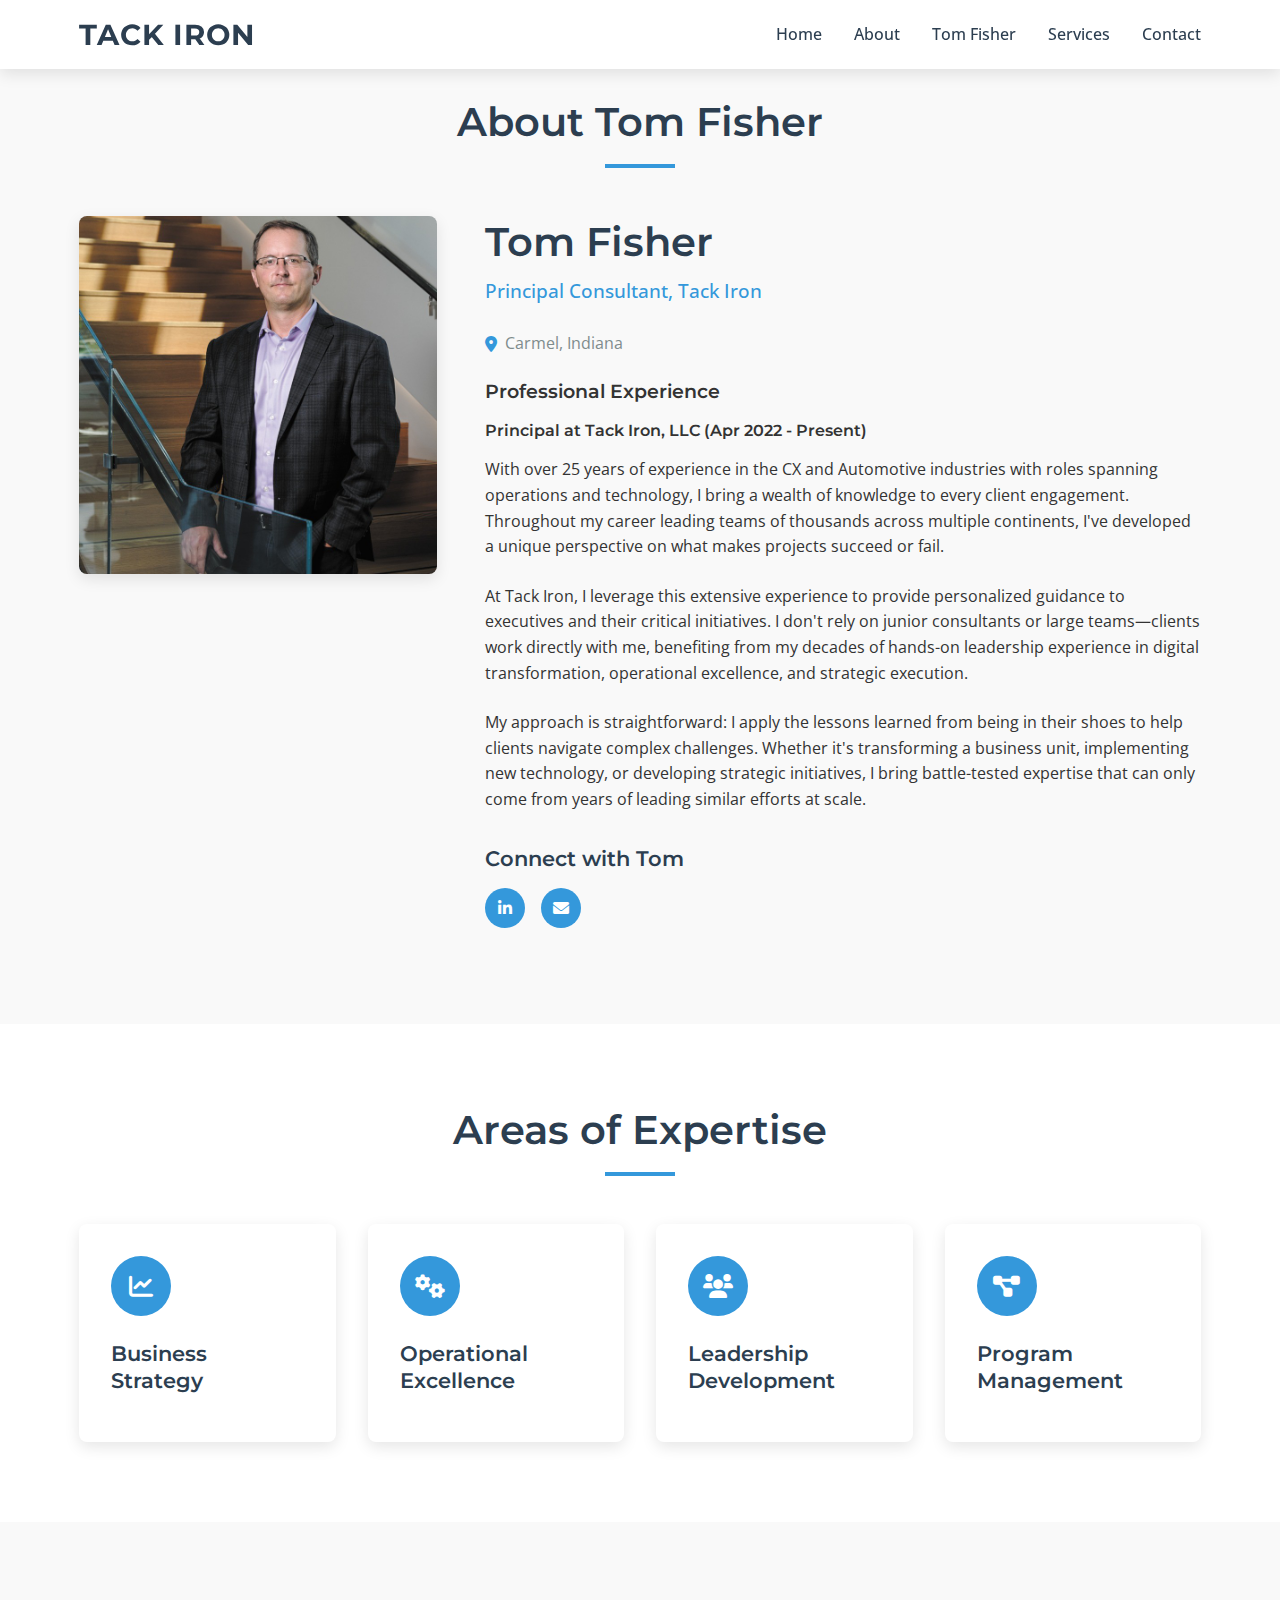
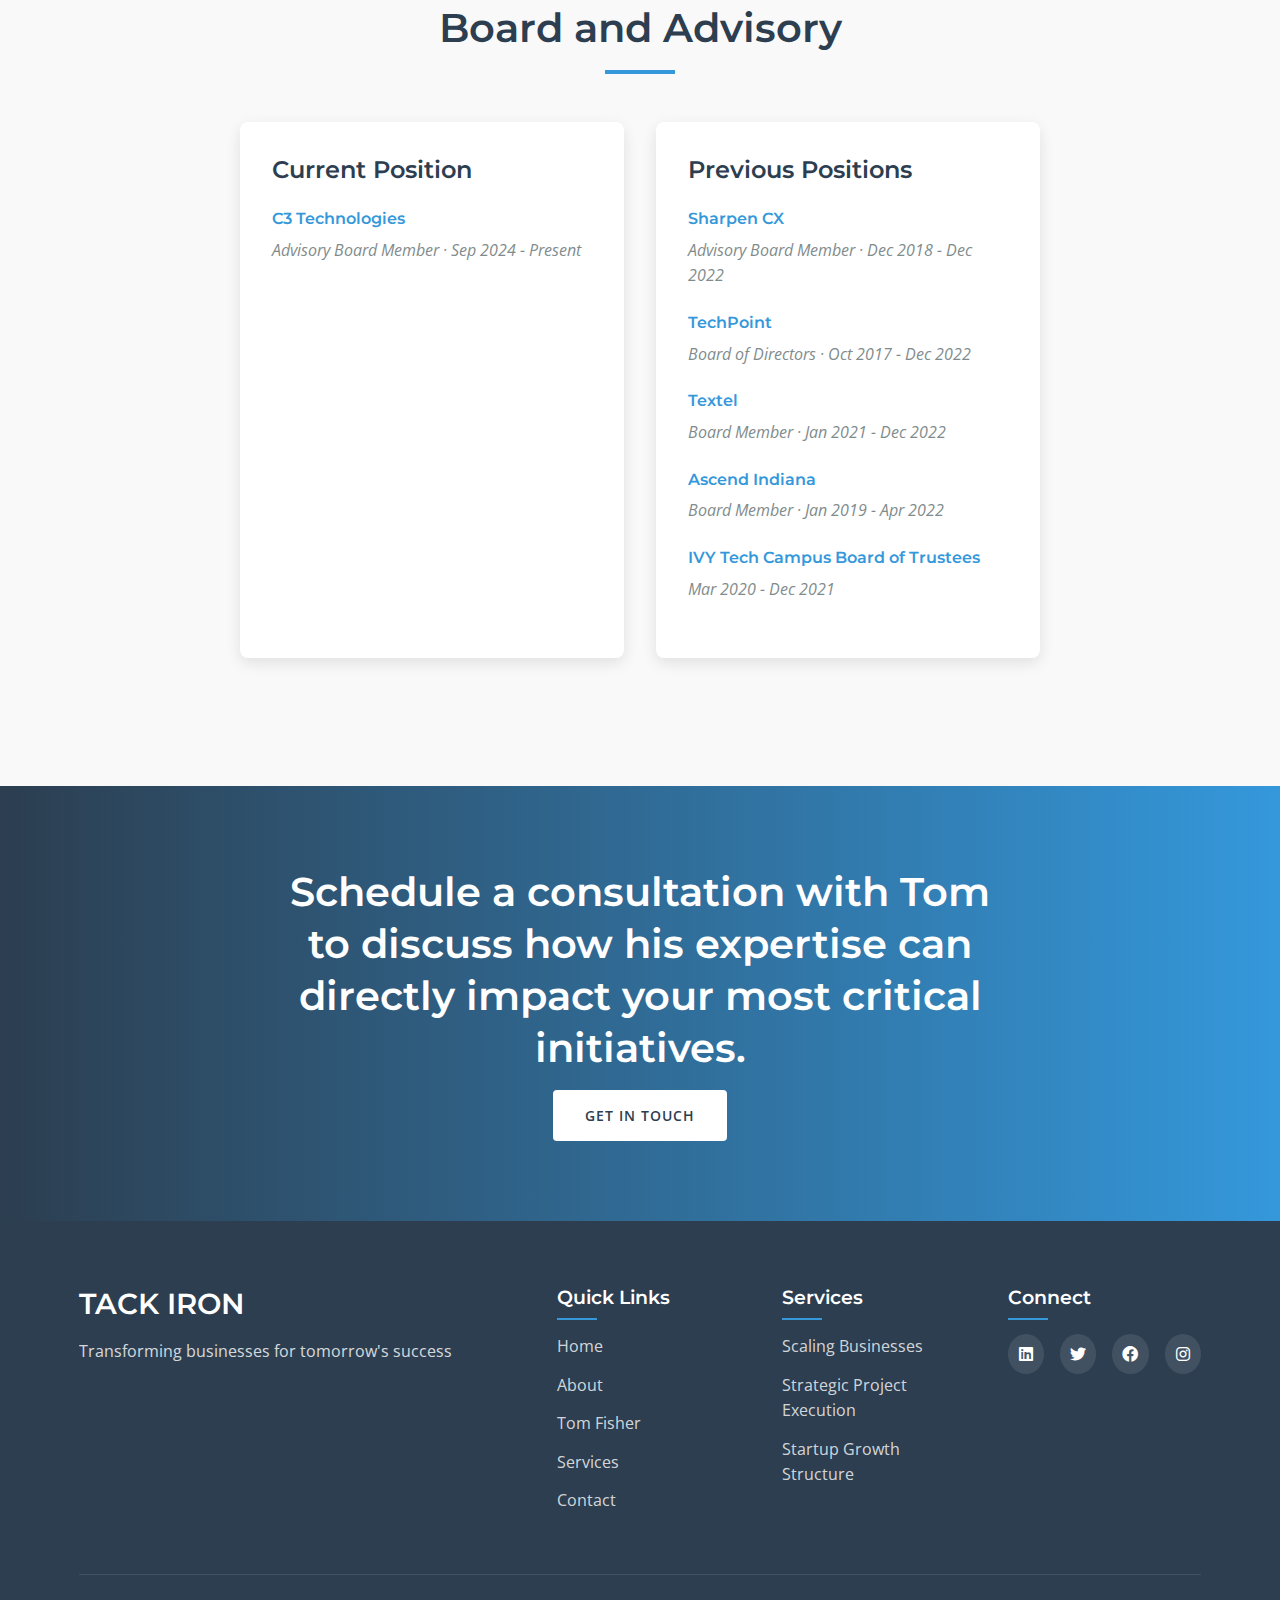
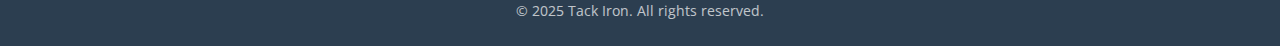
<file: about-tom.html>
<!DOCTYPE html>
<html lang="en">
<head>
    <meta charset="UTF-8">
    <meta name="viewport" content="width=device-width, initial-scale=1.0">
    <title>Tom Fisher | Principal Consultant at Tack Iron</title>
    <meta name="description" content="Tom Fisher brings 25+ years of executive experience in operations and technology to help businesses transform, scale, and execute critical initiatives.">
    <meta name="keywords" content="Tom Fisher, business consultant, executive experience, digital transformation, operational excellence, strategic execution, leadership">
    <meta name="author" content="Tom Fisher">
    <link rel="canonical" href="https://tackiron.com/about-tom.html">
    
    <!-- Open Graph / Facebook -->
    <meta property="og:type" content="profile">
    <meta property="og:url" content="https://tackiron.com/about-tom.html">
    <meta property="og:title" content="Tom Fisher | Principal Consultant at Tack Iron">
    <meta property="og:description" content="25+ years of executive experience helping businesses transform, scale, and execute critical initiatives.">
    <meta property="og:image" content="https://tackiron.com/images/tom-fisher.jpg">
    
    <!-- Twitter -->
    <meta property="twitter:card" content="summary_large_image">
    <meta property="twitter:url" content="https://tackiron.com/about-tom.html">
    <meta property="twitter:title" content="Tom Fisher | Principal Consultant at Tack Iron">
    <meta property="twitter:description" content="25+ years of executive experience helping businesses transform, scale, and execute critical initiatives.">
    <meta property="twitter:image" content="https://tackiron.com/images/tom-fisher.jpg">
    
    <link rel="stylesheet" href="css/styles.css">
    <link rel="stylesheet" href="https://cdnjs.cloudflare.com/ajax/libs/font-awesome/6.0.0/css/all.min.css">
    <link rel="preconnect" href="https://fonts.googleapis.com">
    <link rel="preconnect" href="https://fonts.gstatic.com" crossorigin>
    <link href="https://fonts.googleapis.com/css2?family=Montserrat:wght@300;400;500;600;700&family=Open+Sans:wght@300;400;500;600&display=swap" rel="stylesheet">
    <style>
        .bio-section {
            padding: 6rem 0;
            background-color: #f9f9f9;
        }
        
        .bio-content {
            display: flex;
            flex-wrap: wrap;
            gap: 3rem;
            align-items: flex-start;
        }
        
        .bio-image {
            flex: 1;
            min-width: 300px;
            max-width: 400px;
        }
        
        .bio-image img {
            width: 100%;
            border-radius: 8px;
            box-shadow: var(--box-shadow);
        }
        
        .bio-details {
            flex: 2;
            min-width: 300px;
        }
        
        .bio-name {
            font-size: 2.5rem;
            color: var(--primary-color);
            margin-bottom: 0.5rem;
        }
        
        .bio-title {
            font-size: 1.2rem;
            color: var(--secondary-color);
            margin-bottom: 1.5rem;
            font-weight: 500;
        }
        
        .bio-location {
            display: flex;
            align-items: center;
            margin-bottom: 1.5rem;
            color: var(--text-light);
        }
        
        .bio-location i {
            margin-right: 0.5rem;
            color: var(--secondary-color);
        }
        
        .bio-text {
            margin-bottom: 2rem;
        }
        
        .bio-connect {
            margin-top: 2rem;
        }
        
        .bio-connect h3 {
            margin-bottom: 1rem;
            font-size: 1.3rem;
            color: var(--primary-color);
        }
        
        .social-links {
            display: flex;
            gap: 1rem;
        }
        
        .social-links a {
            display: flex;
            align-items: center;
            justify-content: center;
            width: 40px;
            height: 40px;
            background-color: var(--secondary-color);
            border-radius: 50%;
            color: white;
            transition: var(--transition);
        }
        
        .social-links a:hover {
            background-color: var(--primary-color);
            transform: translateY(-5px);
        }
        
        .expertise-section {
            padding: 5rem 0;
        }
        
        .expertise-grid {
            display: grid;
            grid-template-columns: repeat(auto-fit, minmax(250px, 1fr));
            gap: 2rem;
            margin-top: 3rem;
        }
        
        .expertise-card {
            background-color: white;
            border-radius: 8px;
            box-shadow: var(--box-shadow);
            padding: 2rem;
            transition: var(--transition);
        }
        
        .expertise-card:hover {
            transform: translateY(-10px);
        }
        
        .expertise-icon {
            width: 60px;
            height: 60px;
            background-color: var(--secondary-color);
            color: white;
            border-radius: 50%;
            display: flex;
            align-items: center;
            justify-content: center;
            margin-bottom: 1.5rem;
        }
        
        .expertise-icon i {
            font-size: 1.5rem;
        }
        
        .expertise-card h3 {
            font-size: 1.3rem;
            margin-bottom: 1rem;
            color: var(--primary-color);
        }
        
        @media (max-width: 768px) {
            .bio-content {
                flex-direction: column;
                align-items: center;
                text-align: center;
            }
            
            .bio-location {
                justify-content: center;
            }
            
            .social-links {
                justify-content: center;
            }
        }
    </style>
</head>
<body>
    <header>
        <div class="container">
            <div class="logo">
                <h1>TACK IRON</h1>
            </div>
            <nav>
                <ul class="nav-links">
                    <li><a href="index.html#home">Home</a></li>
                    <li><a href="index.html#about">About</a></li>
                    <li><a href="about-tom.html" class="active">Tom Fisher</a></li>
                    <li><a href="index.html#services">Services</a></li>
                    <li><a href="index.html#contact">Contact</a></li>
                </ul>
                <div class="hamburger">
                    <span class="bar"></span>
                    <span class="bar"></span>
                    <span class="bar"></span>
                </div>
            </nav>
        </div>
    </header>

    <section class="bio-section">
        <div class="container">
            <div class="section-header">
                <h2>About Tom Fisher</h2>
                <div class="underline"></div>
            </div>
            <div class="bio-content">
                <div class="bio-image">
                    <img src="images/tom-fisher.jpg" alt="Tom Fisher - Principal Consultant at Tack Iron with 25 years of executive experience" style="width: 100%; object-fit: cover;">
                </div>
                <div class="bio-details">
                    <h1 class="bio-name">Tom Fisher</h1>
                    <div class="bio-title">Principal Consultant, Tack Iron</div>
                    <div class="bio-location">
                        <i class="fas fa-map-marker-alt"></i>
                        <span>Carmel, Indiana</span>
                    </div>
                    <div class="bio-text">
                        <h3>Professional Experience</h3>
                        
                        <h4>Principal at Tack Iron, LLC (Apr 2022 - Present)</h4>
                        <p>With over 25 years of experience in the CX and Automotive industries with roles spanning operations and technology, I bring a wealth of knowledge to every client engagement. Throughout my career leading teams of thousands across multiple continents, I've developed a unique perspective on what makes projects succeed or fail.</p>
                        <p>At Tack Iron, I leverage this extensive experience to provide personalized guidance to executives and their critical initiatives. I don't rely on junior consultants or large teams—clients work directly with me, benefiting from my decades of hands-on leadership experience in digital transformation, operational excellence, and strategic execution.</p>
                        <p>My approach is straightforward: I apply the lessons learned from being in their shoes to help clients navigate complex challenges. Whether it's transforming a business unit, implementing new technology, or developing strategic initiatives, I bring battle-tested expertise that can only come from years of leading similar efforts at scale.</p>
                    </div>
                    <div class="bio-connect">
                        <h3>Connect with Tom</h3>
                        <div class="social-links">
                            <a href="https://www.linkedin.com/in/tomfisher/" target="_blank" title="LinkedIn"><i class="fab fa-linkedin-in"></i></a>
                            <a href="mailto:info@tackiron.com" title="Email"><i class="fas fa-envelope"></i></a>
                        </div>
                    </div>
                </div>
            </div>
        </div>
    </section>

    <section class="expertise-section">
        <div class="container">
            <div class="section-header">
                <h2>Areas of Expertise</h2>
                <div class="underline"></div>
            </div>
            <div class="expertise-grid">
                <div class="expertise-card">
                    <div class="expertise-icon">
                        <i class="fas fa-chart-line"></i>
                    </div>
                    <h3>Business Strategy</h3>
                    
                </div>
                <div class="expertise-card">
                    <div class="expertise-icon">
                        <i class="fas fa-cogs"></i>
                    </div>
                    <h3>Operational Excellence</h3>
                    
                </div>
                <div class="expertise-card">
                    <div class="expertise-icon">
                        <i class="fas fa-users"></i>
                    </div>
                    <h3>Leadership Development</h3>
                    
                </div>
                <div class="expertise-card">
                    <div class="expertise-icon">
                        <i class="fas fa-project-diagram"></i>
                    </div>
                    <h3>Program Management</h3>
                    
                </div>
            </div>
        </div>
    </section>

    <section class="board-advisory-section" style="padding: 5rem 0; background-color: #f9f9f9;">
        <div class="container">
            <div class="section-header">
                <h2>Board and Advisory</h2>
                <div class="underline"></div>
            </div>
            <div style="max-width: 800px; margin: 3rem auto;">
                <div style="display: grid; grid-template-columns: repeat(auto-fit, minmax(300px, 1fr)); gap: 2rem;">
                    <div style="background-color: white; border-radius: 8px; box-shadow: var(--box-shadow); padding: 2rem; transition: var(--transition);">
                        <h3 style="color: var(--primary-color); margin-bottom: 1.5rem; font-size: 1.5rem;">Current Position</h3>
                        <div style="margin-bottom: 1.5rem;">
                            <h4 style="color: var(--secondary-color); margin-bottom: 0.5rem;">C3 Technologies</h4>
                            <p style="font-style: italic; color: var(--text-light);">Advisory Board Member · Sep 2024 - Present</p>
                        </div>
                    </div>
                    <div style="background-color: white; border-radius: 8px; box-shadow: var(--box-shadow); padding: 2rem; transition: var(--transition);">
                        <h3 style="color: var(--primary-color); margin-bottom: 1.5rem; font-size: 1.5rem;">Previous Positions</h3>
                        <div style="margin-bottom: 1.5rem;">
                            <h4 style="color: var(--secondary-color); margin-bottom: 0.5rem;">Sharpen CX</h4>
                            <p style="font-style: italic; color: var(--text-light);">Advisory Board Member · Dec 2018 - Dec 2022</p>
                        </div>
                        <div style="margin-bottom: 1.5rem;">
                            <h4 style="color: var(--secondary-color); margin-bottom: 0.5rem;">TechPoint</h4>
                            <p style="font-style: italic; color: var(--text-light);">Board of Directors · Oct 2017 - Dec 2022</p>
                        </div>
                        <div style="margin-bottom: 1.5rem;">
                            <h4 style="color: var(--secondary-color); margin-bottom: 0.5rem;">Textel</h4>
                            <p style="font-style: italic; color: var(--text-light);">Board Member · Jan 2021 - Dec 2022</p>
                        </div>
                        <div style="margin-bottom: 1.5rem;">
                            <h4 style="color: var(--secondary-color); margin-bottom: 0.5rem;">Ascend Indiana</h4>
                            <p style="font-style: italic; color: var(--text-light);">Board Member · Jan 2019 - Apr 2022</p>
                        </div>
                        <div>
                            <h4 style="color: var(--secondary-color); margin-bottom: 0.5rem;">IVY Tech Campus Board of Trustees</h4>
                            <p style="font-style: italic; color: var(--text-light);">Mar 2020 - Dec 2021</p>
                        </div>
                    </div>
                </div>
            </div>
        </div>
    </section>

    <section class="cta">
        <div class="container">
            <div class="cta-content">
                <h2>Schedule a consultation with Tom to discuss how his expertise can directly impact your most critical initiatives.</h2>
                <a href="index.html#contact" class="btn btn-light">Get in Touch</a>
            </div>
        </div>
    </section>

    <footer>
        <div class="container">
            <div class="footer-content">
                <div class="footer-logo">
                    <h2>TACK IRON</h2>
                    <p>Transforming businesses for tomorrow's success</p>
                </div>
                <div class="footer-links">
                    <div class="footer-column">
                        <h3>Quick Links</h3>
                        <ul>
                            <li><a href="index.html#home">Home</a></li>
                            <li><a href="index.html#about">About</a></li>
                            <li><a href="about-tom.html">Tom Fisher</a></li>
                            <li><a href="index.html#services">Services</a></li>
                            <li><a href="index.html#contact">Contact</a></li>
                        </ul>
                    </div>
                    <div class="footer-column">
                        <h3>Services</h3>
                        <ul>
                            <li><a href="scaling-businesses.html">Scaling Businesses</a></li>
                            <li><a href="strategic-project-execution.html">Strategic Project Execution</a></li>
                            <li><a href="startup-growth-structure.html">Startup Growth Structure</a></li>
                        </ul>
                    </div>
                    <div class="footer-column">
                        <h3>Connect</h3>
                        <div class="social-icons">
                            <a href="#" aria-label="LinkedIn"><i class="fab fa-linkedin"></i></a>
                            <a href="#" aria-label="Twitter"><i class="fab fa-twitter"></i></a>
                            <a href="#" aria-label="Facebook"><i class="fab fa-facebook"></i></a>
                            <a href="#" aria-label="Instagram"><i class="fab fa-instagram"></i></a>
                        </div>
                    </div>
                </div>
            </div>
            <div class="footer-bottom">
                <p>&copy; 2025 Tack Iron. All rights reserved.</p>
            </div>
        </div>
    </footer>

    <!-- Structured Data for Person -->
    <script type="application/ld+json">
    {
      "@context": "https://schema.org",
      "@type": "Person",
      "name": "Tom Fisher",
      "jobTitle": "Principal Consultant",
      "worksFor": {
        "@type": "Organization",
        "name": "Tack Iron, LLC"
      },
      "description": "With over 25 years of executive experience spanning operations and technology, Tom Fisher brings a wealth of knowledge to every client engagement.",
      "image": "https://tackiron.com/images/tom-fisher.jpg",
      "address": {
        "@type": "PostalAddress",
        "addressLocality": "Carmel",
        "addressRegion": "Indiana",
        "addressCountry": "US"
      },
      "email": "info@tackiron.com",
      "sameAs": [
        "https://www.linkedin.com/in/tomfisher/"
      ],
      "knowsAbout": [
        "Business Strategy",
        "Operational Excellence",
        "Leadership Development",
        "Project Management",
        "Digital Transformation"
      ],
      "memberOf": [
        {
          "@type": "Organization",
          "name": "C3 Technologies",
          "roleName": "Advisory Board Member",
          "startDate": "2024-09",
          "endDate": "Present"
        },
        {
          "@type": "Organization",
          "name": "Sharpen CX",
          "roleName": "Advisory Board Member",
          "startDate": "2018-12",
          "endDate": "2022-12"
        },
        {
          "@type": "Organization",
          "name": "TechPoint",
          "roleName": "Board of Directors",
          "startDate": "2017-10",
          "endDate": "2022-12"
        },
        {
          "@type": "Organization",
          "name": "Textel",
          "roleName": "Board Member",
          "startDate": "2021-01",
          "endDate": "2022-12"
        },
        {
          "@type": "Organization",
          "name": "Ascend Indiana",
          "roleName": "Board Member",
          "startDate": "2019-01",
          "endDate": "2022-04"
        },
        {
          "@type": "Organization",
          "name": "IVY Tech Campus",
          "roleName": "Board of Trustees",
          "startDate": "2020-03",
          "endDate": "2021-12"
        }
      ]
    }
    </script>

    <script src="js/script.js"></script>
</body>
</html>
</file>
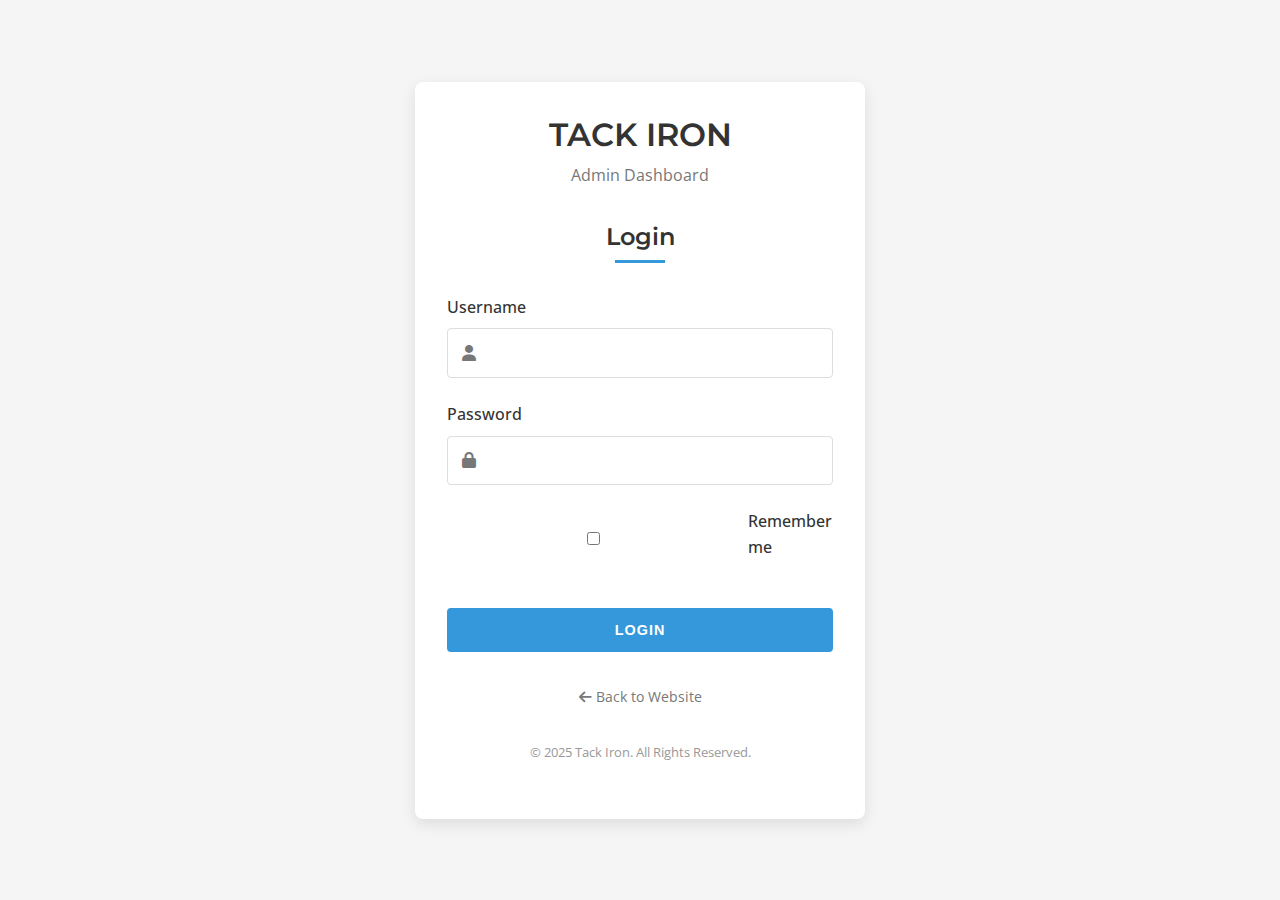
<file: login.html>
<!DOCTYPE html>
<html lang="en">
<head>
    <meta charset="UTF-8">
    <meta name="viewport" content="width=device-width, initial-scale=1.0">
    <title>Admin Login | Tack Iron</title>
    <meta name="description" content="Admin login for Tack Iron website.">
    <meta name="author" content="Tom Fisher">
    
    <link rel="stylesheet" href="css/styles.css">
    <link rel="stylesheet" href="css/admin.css">
    <link rel="stylesheet" href="https://cdnjs.cloudflare.com/ajax/libs/font-awesome/6.0.0/css/all.min.css">
    <link rel="preconnect" href="https://fonts.googleapis.com">
    <link rel="preconnect" href="https://fonts.gstatic.com" crossorigin>
    <link href="https://fonts.googleapis.com/css2?family=Montserrat:wght@300;400;500;600;700&family=Open+Sans:wght@300;400;600;700&display=swap" rel="stylesheet">
</head>
<body class="login-page">
    <div class="login-container">
        <div class="login-header">
            <h1>TACK IRON</h1>
            <p>Admin Dashboard</p>
        </div>
        
        <div class="login-form-container">
            <h2>Login</h2>
            <div class="underline"></div>
            
            <div id="login-error" class="error-message" style="display: none;">
                <i class="fas fa-exclamation-circle"></i>
                <span>Invalid username or password. Please try again.</span>
            </div>
            
            <form id="login-form">
                <div class="form-group">
                    <label for="username">Username</label>
                    <div class="input-with-icon">
                        <i class="fas fa-user"></i>
                        <input type="text" id="username" name="username" required>
                    </div>
                </div>
                
                <div class="form-group">
                    <label for="password">Password</label>
                    <div class="input-with-icon">
                        <i class="fas fa-lock"></i>
                        <input type="password" id="password" name="password" required>
                    </div>
                </div>
                
                <div class="form-group remember-me">
                    <input type="checkbox" id="remember" name="remember">
                    <label for="remember">Remember me</label>
                </div>
                
                <button type="submit" class="btn btn-primary btn-block">Login</button>
            </form>
            
            <div class="back-to-site">
                <a href="index.html"><i class="fas fa-arrow-left"></i> Back to Website</a>
            </div>
        </div>
        
        <div class="login-footer">
            <p>&copy; 2025 Tack Iron. All Rights Reserved.</p>
        </div>
    </div>

    <script src="js/admin.js"></script>
</body>
</html>
</file>
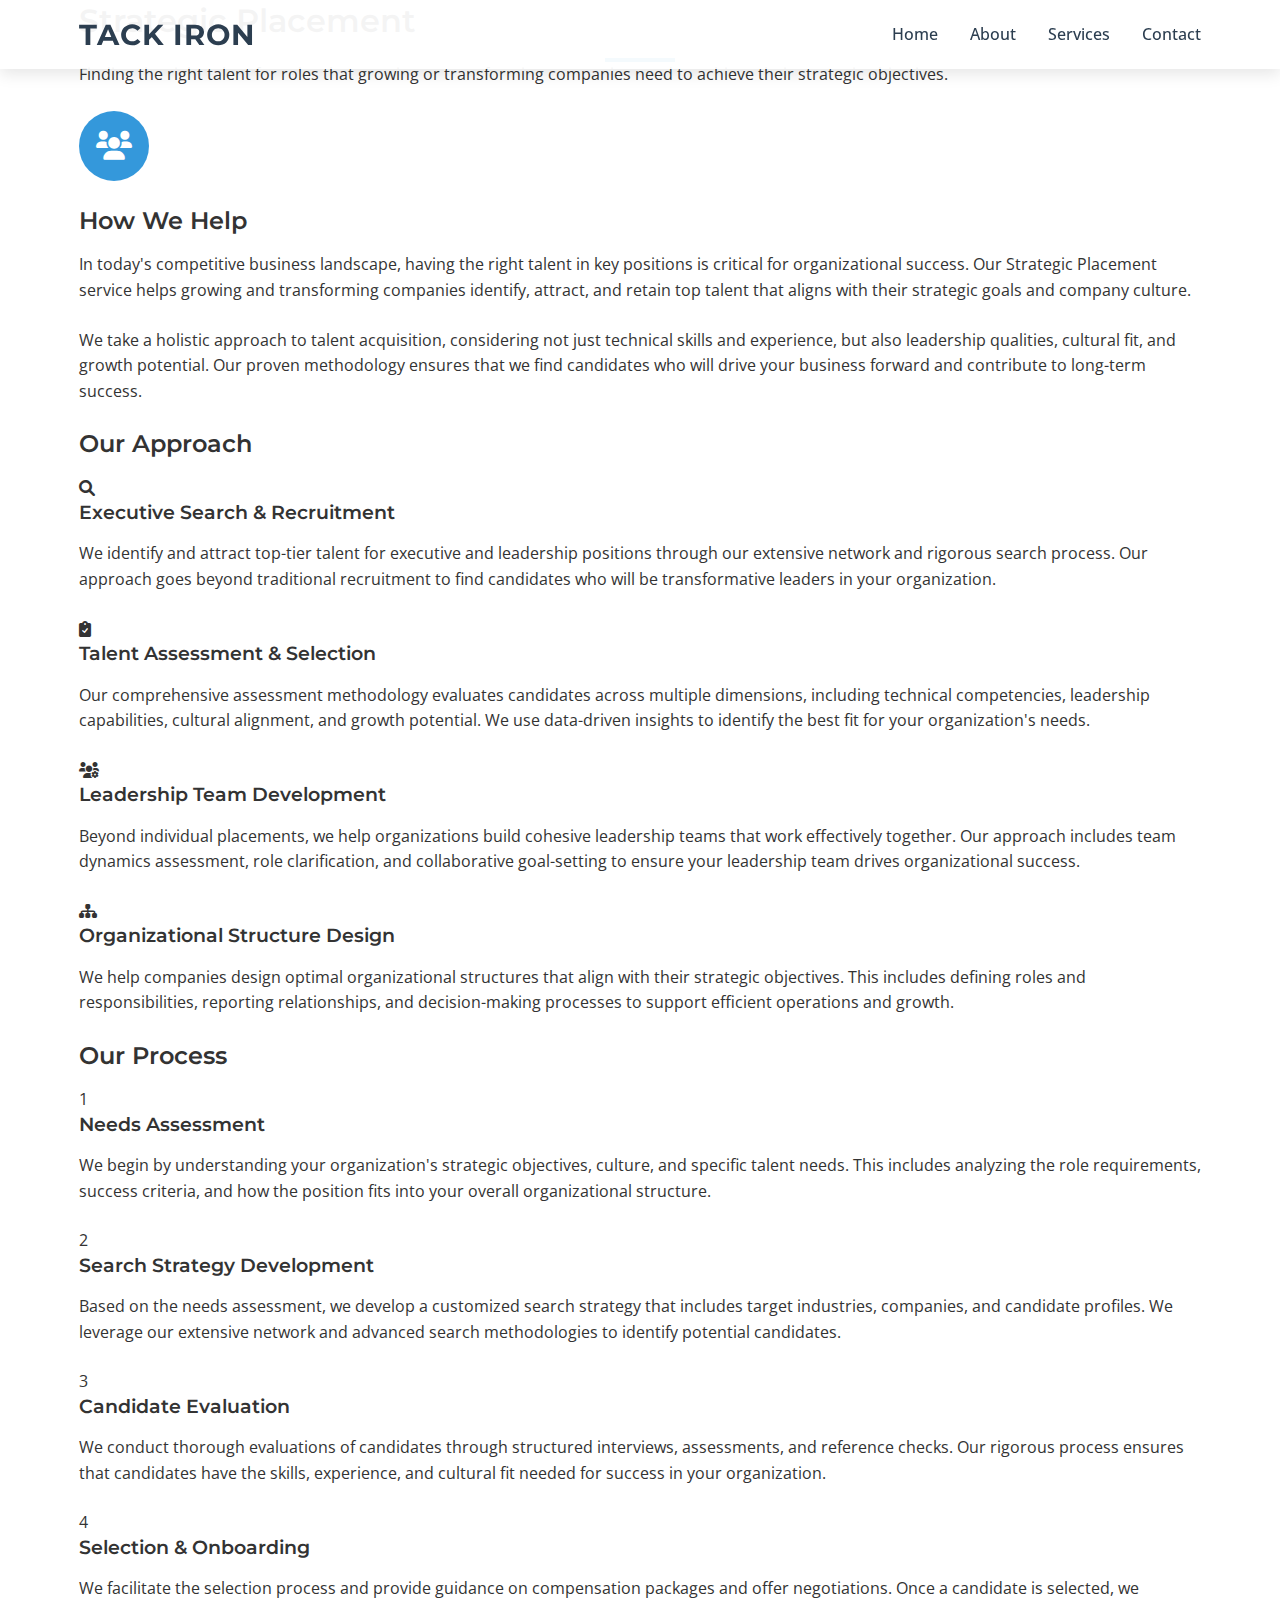
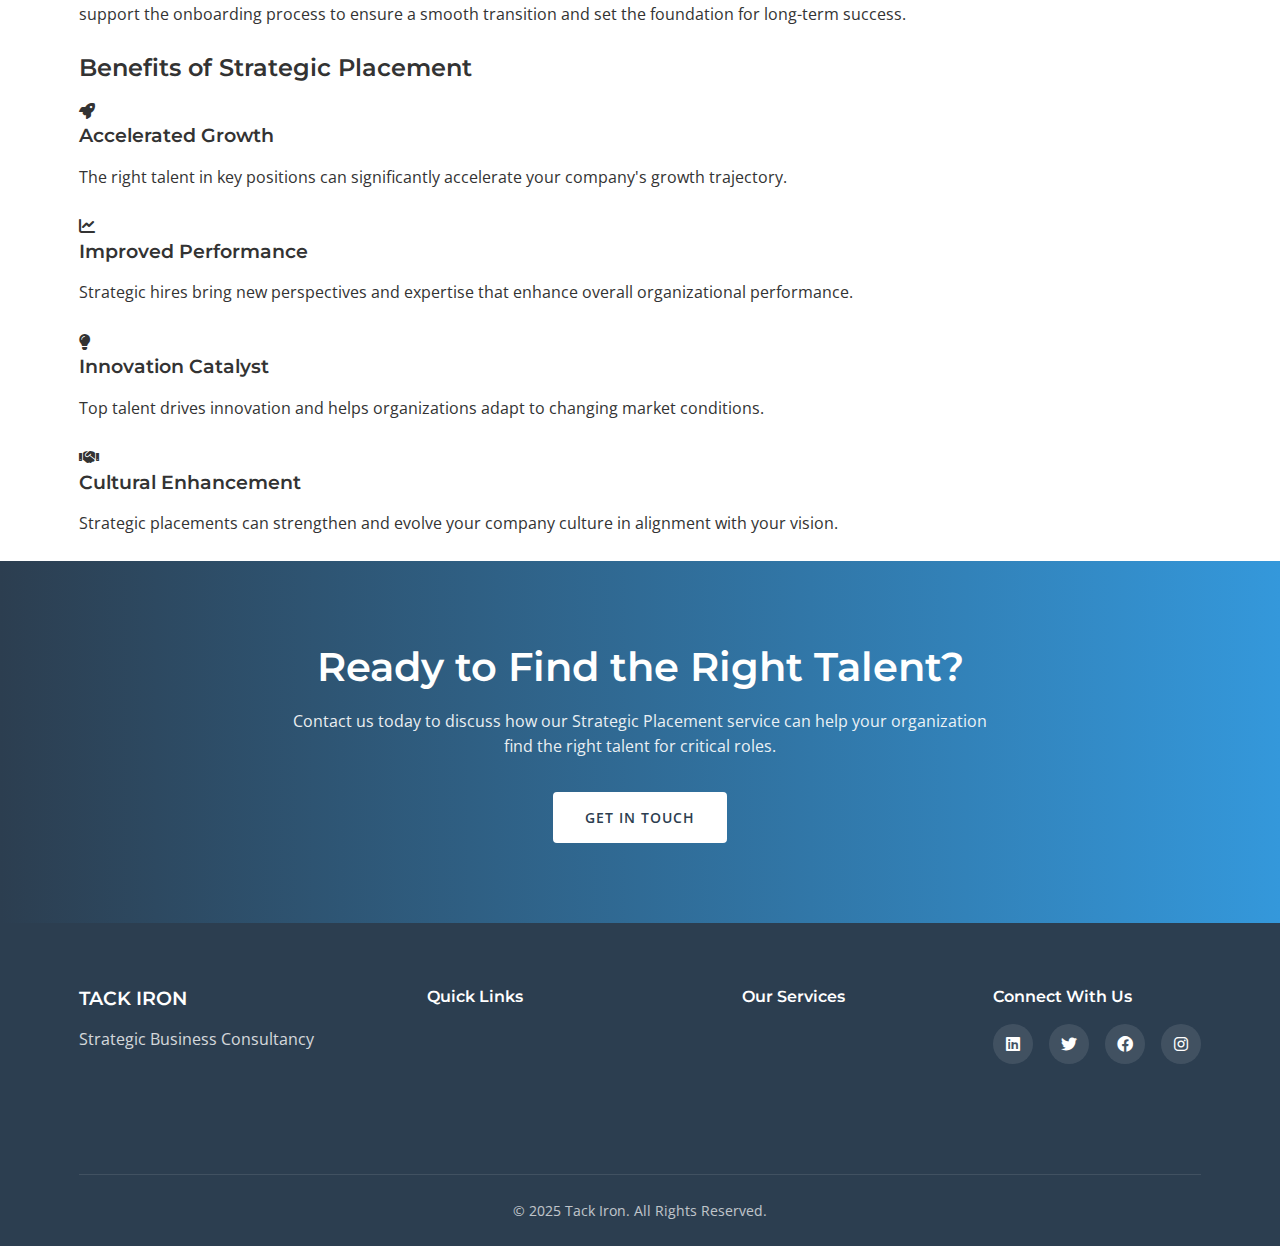
<file: strategic-placement.html>
<!DOCTYPE html>
<html lang="en">
<head>
    <meta charset="UTF-8">
    <meta name="viewport" content="width=device-width, initial-scale=1.0">
    <title>Strategic Placement | Tack Iron</title>
    <meta name="description" content="Tack Iron's Strategic Placement service finds the right talent for roles that growing or transforming companies need to achieve their strategic objectives.">
    <meta name="keywords" content="strategic placement, talent acquisition, executive search, leadership development, organizational structure">
    <meta name="author" content="Tom Fisher">
    <link rel="canonical" href="https://tackiron.com/strategic-placement.html">
    
    <!-- Open Graph / Facebook -->
    <meta property="og:type" content="website">
    <meta property="og:url" content="https://tackiron.com/strategic-placement.html">
    <meta property="og:title" content="Strategic Placement | Tack Iron">
    <meta property="og:description" content="Finding the right talent for roles that growing or transforming companies need to achieve their strategic objectives.">
    <meta property="og:image" content="https://tackiron.com/images/tack-iron-og.jpg">
    
    <!-- Twitter -->
    <meta property="twitter:card" content="summary_large_image">
    <meta property="twitter:url" content="https://tackiron.com/strategic-placement.html">
    <meta property="twitter:title" content="Strategic Placement | Tack Iron">
    <meta property="twitter:description" content="Finding the right talent for roles that growing or transforming companies need to achieve their strategic objectives.">
    <meta property="twitter:image" content="https://tackiron.com/images/tack-iron-og.jpg">
    
    <link rel="stylesheet" href="css/styles.css">
    <link rel="stylesheet" href="https://cdnjs.cloudflare.com/ajax/libs/font-awesome/6.0.0/css/all.min.css">
    <link rel="preconnect" href="https://fonts.googleapis.com">
    <link rel="preconnect" href="https://fonts.gstatic.com" crossorigin>
    <link href="https://fonts.googleapis.com/css2?family=Montserrat:wght@300;400;500;600;700&family=Open+Sans:wght@300;400;600;700&display=swap" rel="stylesheet">
</head>
<body>
    <header>
        <div class="container">
            <div class="logo">
                <h1>TACK IRON</h1>
            </div>
            <nav>
                <ul class="nav-links">
                    <li><a href="index.html#home">Home</a></li>
                    <li><a href="index.html#about">About</a></li>
                    <li><a href="index.html#services">Services</a></li>
                    <li><a href="index.html#contact">Contact</a></li>
                </ul>
            </nav>
            <div class="hamburger">
                <span class="bar"></span>
                <span class="bar"></span>
                <span class="bar"></span>
            </div>
        </div>
    </header>

    <section class="service-hero">
        <div class="container">
            <div class="service-hero-content">
                <h1>Strategic Placement</h1>
                <div class="underline"></div>
                <p>Finding the right talent for roles that growing or transforming companies need to achieve their strategic objectives.</p>
            </div>
        </div>
    </section>

    <section class="service-overview">
        <div class="container">
            <div class="service-overview-content">
                <div class="service-icon large">
                    <i class="fas fa-users"></i>
                </div>
                <h2>How We Help</h2>
                <p>In today's competitive business landscape, having the right talent in key positions is critical for organizational success. Our Strategic Placement service helps growing and transforming companies identify, attract, and retain top talent that aligns with their strategic goals and company culture.</p>
                <p>We take a holistic approach to talent acquisition, considering not just technical skills and experience, but also leadership qualities, cultural fit, and growth potential. Our proven methodology ensures that we find candidates who will drive your business forward and contribute to long-term success.</p>
            </div>
        </div>
    </section>

    <section class="service-features">
        <div class="container">
            <h2>Our Approach</h2>
            <div class="service-features-grid">
                <div class="feature-card">
                    <div class="feature-icon">
                        <i class="fas fa-search"></i>
                    </div>
                    <h3>Executive Search & Recruitment</h3>
                    <p>We identify and attract top-tier talent for executive and leadership positions through our extensive network and rigorous search process. Our approach goes beyond traditional recruitment to find candidates who will be transformative leaders in your organization.</p>
                </div>
                <div class="feature-card">
                    <div class="feature-icon">
                        <i class="fas fa-clipboard-check"></i>
                    </div>
                    <h3>Talent Assessment & Selection</h3>
                    <p>Our comprehensive assessment methodology evaluates candidates across multiple dimensions, including technical competencies, leadership capabilities, cultural alignment, and growth potential. We use data-driven insights to identify the best fit for your organization's needs.</p>
                </div>
                <div class="feature-card">
                    <div class="feature-icon">
                        <i class="fas fa-users-cog"></i>
                    </div>
                    <h3>Leadership Team Development</h3>
                    <p>Beyond individual placements, we help organizations build cohesive leadership teams that work effectively together. Our approach includes team dynamics assessment, role clarification, and collaborative goal-setting to ensure your leadership team drives organizational success.</p>
                </div>
                <div class="feature-card">
                    <div class="feature-icon">
                        <i class="fas fa-sitemap"></i>
                    </div>
                    <h3>Organizational Structure Design</h3>
                    <p>We help companies design optimal organizational structures that align with their strategic objectives. This includes defining roles and responsibilities, reporting relationships, and decision-making processes to support efficient operations and growth.</p>
                </div>
            </div>
        </div>
    </section>

    <section class="service-process">
        <div class="container">
            <h2>Our Process</h2>
            <div class="process-steps">
                <div class="process-step">
                    <div class="step-number">1</div>
                    <div class="step-content">
                        <h3>Needs Assessment</h3>
                        <p>We begin by understanding your organization's strategic objectives, culture, and specific talent needs. This includes analyzing the role requirements, success criteria, and how the position fits into your overall organizational structure.</p>
                    </div>
                </div>
                <div class="process-step">
                    <div class="step-number">2</div>
                    <div class="step-content">
                        <h3>Search Strategy Development</h3>
                        <p>Based on the needs assessment, we develop a customized search strategy that includes target industries, companies, and candidate profiles. We leverage our extensive network and advanced search methodologies to identify potential candidates.</p>
                    </div>
                </div>
                <div class="process-step">
                    <div class="step-number">3</div>
                    <div class="step-content">
                        <h3>Candidate Evaluation</h3>
                        <p>We conduct thorough evaluations of candidates through structured interviews, assessments, and reference checks. Our rigorous process ensures that candidates have the skills, experience, and cultural fit needed for success in your organization.</p>
                    </div>
                </div>
                <div class="process-step">
                    <div class="step-number">4</div>
                    <div class="step-content">
                        <h3>Selection & Onboarding</h3>
                        <p>We facilitate the selection process and provide guidance on compensation packages and offer negotiations. Once a candidate is selected, we support the onboarding process to ensure a smooth transition and set the foundation for long-term success.</p>
                    </div>
                </div>
            </div>
        </div>
    </section>

    <section class="service-benefits">
        <div class="container">
            <h2>Benefits of Strategic Placement</h2>
            <div class="benefits-grid">
                <div class="benefit-item">
                    <i class="fas fa-rocket"></i>
                    <h3>Accelerated Growth</h3>
                    <p>The right talent in key positions can significantly accelerate your company's growth trajectory.</p>
                </div>
                <div class="benefit-item">
                    <i class="fas fa-chart-line"></i>
                    <h3>Improved Performance</h3>
                    <p>Strategic hires bring new perspectives and expertise that enhance overall organizational performance.</p>
                </div>
                <div class="benefit-item">
                    <i class="fas fa-lightbulb"></i>
                    <h3>Innovation Catalyst</h3>
                    <p>Top talent drives innovation and helps organizations adapt to changing market conditions.</p>
                </div>
                <div class="benefit-item">
                    <i class="fas fa-handshake"></i>
                    <h3>Cultural Enhancement</h3>
                    <p>Strategic placements can strengthen and evolve your company culture in alignment with your vision.</p>
                </div>
            </div>
        </div>
    </section>

    <section class="cta">
        <div class="container">
            <div class="cta-content">
                <h2>Ready to Find the Right Talent?</h2>
                <p>Contact us today to discuss how our Strategic Placement service can help your organization find the right talent for critical roles.</p>
                <a href="index.html#contact" class="btn btn-light">Get In Touch</a>
            </div>
        </div>
    </section>

    <footer>
        <div class="container">
            <div class="footer-content">
                <div class="footer-logo">
                    <h3>TACK IRON</h3>
                    <p>Strategic Business Consultancy</p>
                </div>
                <div class="footer-links">
                    <h4>Quick Links</h4>
                    <ul>
                        <li><a href="index.html#home">Home</a></li>
                        <li><a href="index.html#about">About</a></li>
                        <li><a href="index.html#services">Services</a></li>
                        <li><a href="index.html#contact">Contact</a></li>
                    </ul>
                </div>
                <div class="footer-services">
                    <h4>Our Services</h4>
                    <ul>
                        <li><a href="scaling-businesses.html">Scaling Businesses</a></li>
                        <li><a href="strategic-project-execution.html">Strategic Project Execution</a></li>
                        <li><a href="startup-growth-structure.html">Startup Growth Structure</a></li>
                        <li><a href="strategic-placement.html">Strategic Placement</a></li>
                    </ul>
                </div>
                <div class="footer-social">
                    <h4>Connect With Us</h4>
                    <div class="social-icons">
                        <a href="#"><i class="fab fa-linkedin"></i></a>
                        <a href="#"><i class="fab fa-twitter"></i></a>
                        <a href="#"><i class="fab fa-facebook"></i></a>
                        <a href="#"><i class="fab fa-instagram"></i></a>
                    </div>
                </div>
            </div>
            <div class="footer-bottom">
                <p>&copy; 2025 Tack Iron. All Rights Reserved.</p>
            </div>
        </div>
    </footer>

    <script src="js/main.js"></script>
</body>
</html>
</file>
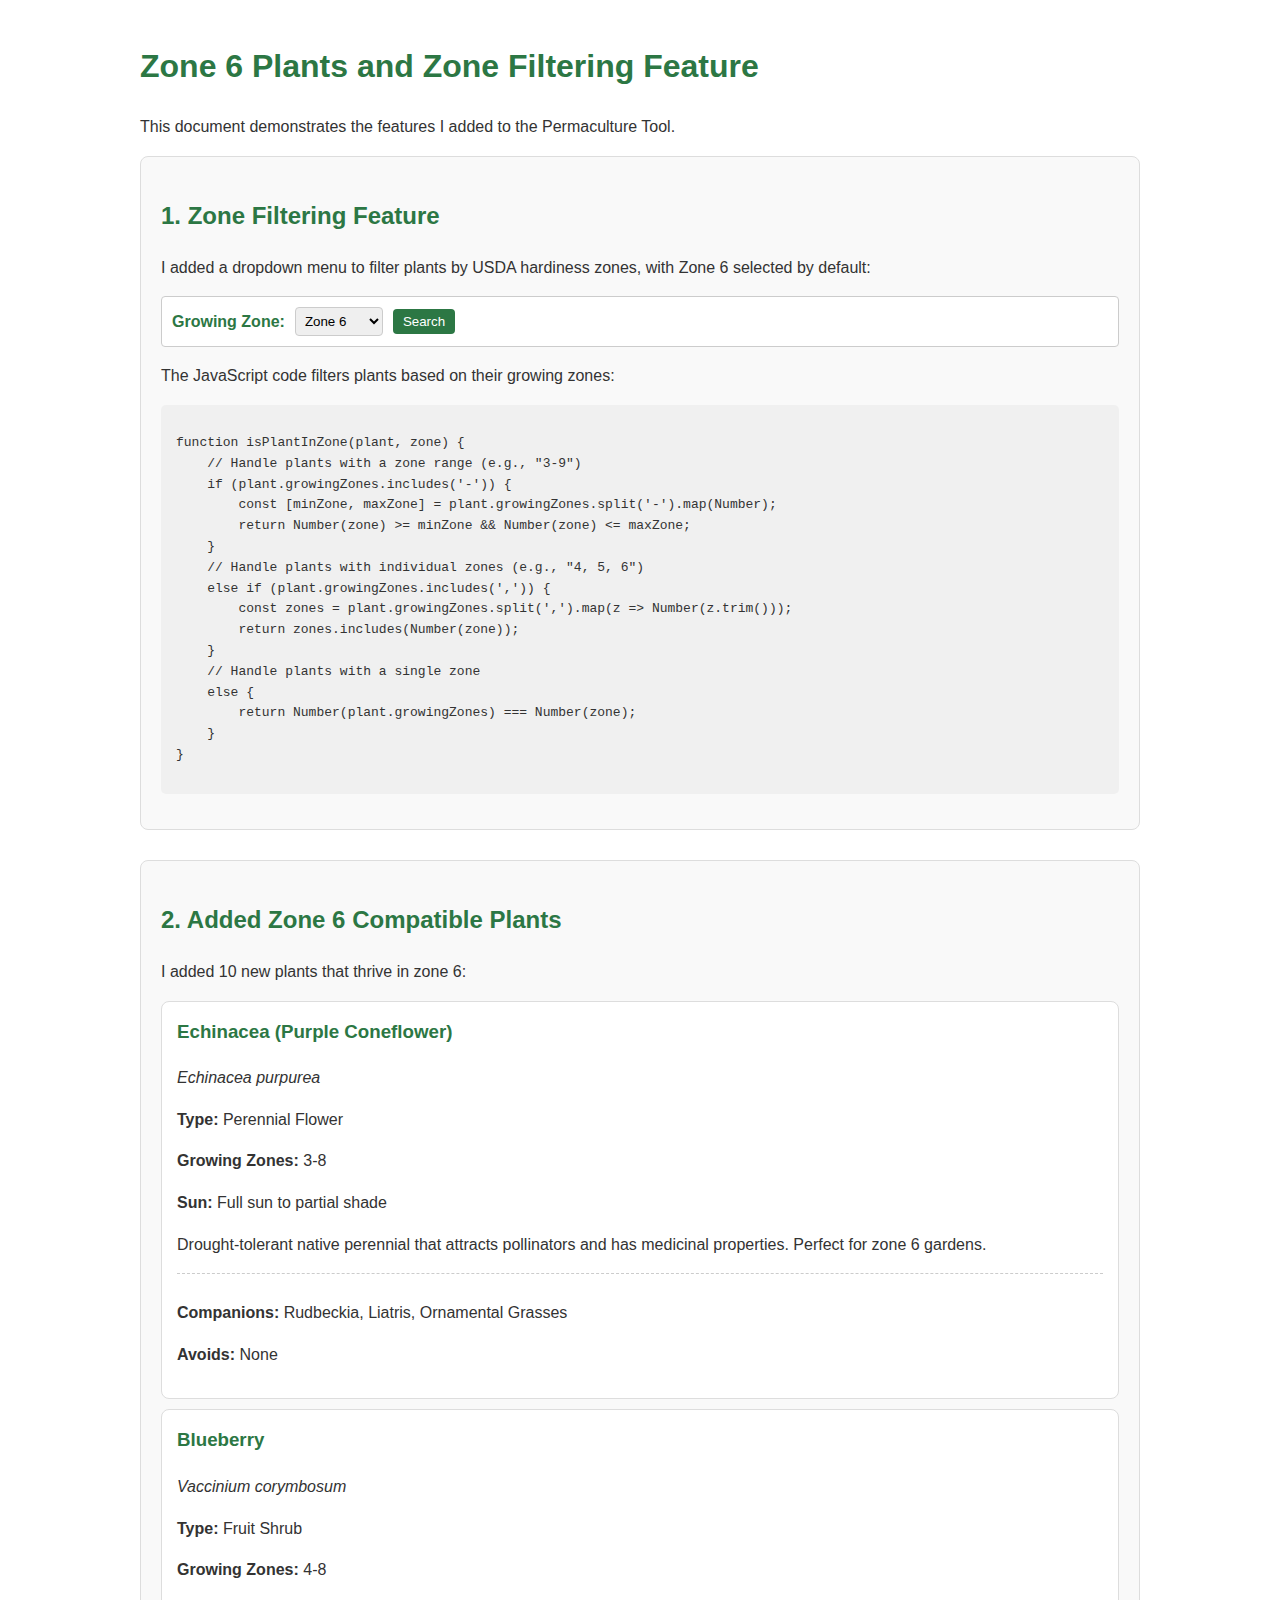
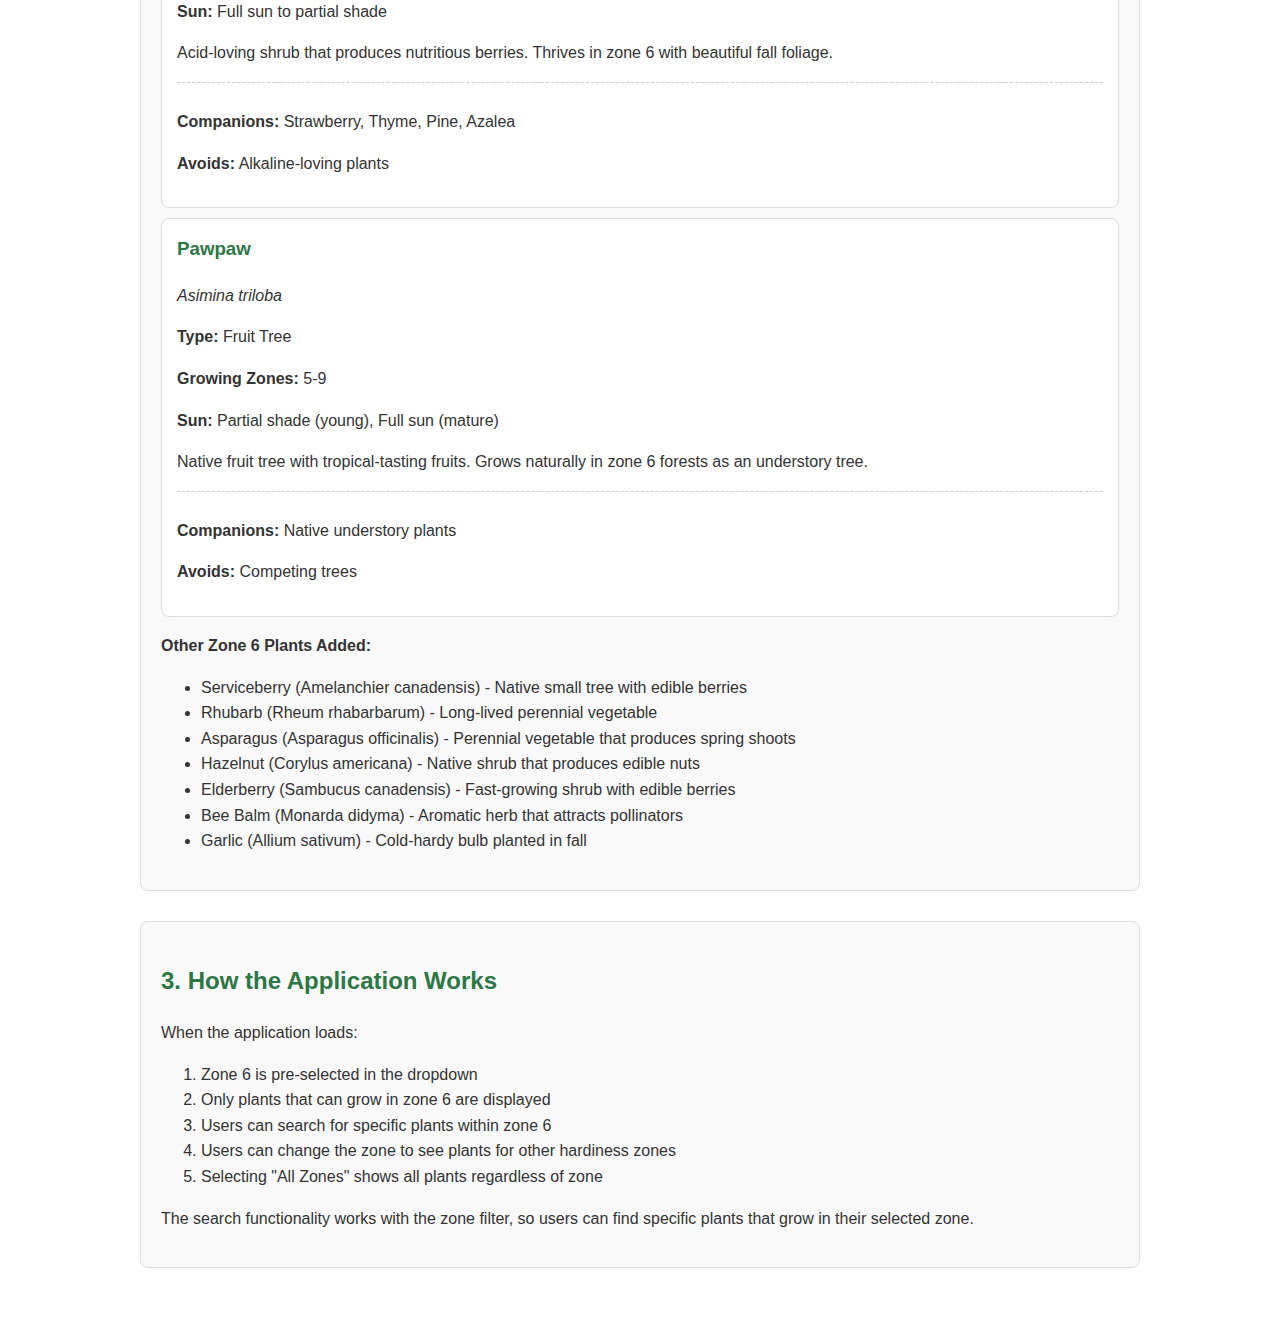
<file: zone6-plants-demo.html>
<!DOCTYPE html>
<html lang="en">
<head>
    <meta charset="UTF-8">
    <meta name="viewport" content="width=device-width, initial-scale=1.0">
    <title>Zone 6 Plants - Feature Demonstration</title>
    <style>
        body {
            font-family: Arial, sans-serif;
            line-height: 1.6;
            color: #333;
            max-width: 1000px;
            margin: 0 auto;
            padding: 20px;
        }
        h1, h2, h3 {
            color: #2c7744;
        }
        .feature-section {
            margin-bottom: 30px;
            padding: 20px;
            border: 1px solid #ddd;
            border-radius: 8px;
            background-color: #f9f9f9;
        }
        .code-block {
            background-color: #f0f0f0;
            padding: 15px;
            border-radius: 5px;
            overflow-x: auto;
            font-family: monospace;
            margin: 15px 0;
        }
        .plant-card {
            border: 1px solid #ddd;
            border-radius: 8px;
            padding: 15px;
            margin: 10px 0;
            background-color: white;
        }
        .plant-card h3 {
            margin-top: 0;
            color: #2c7744;
        }
        .companions {
            margin-top: 10px;
            padding-top: 10px;
            border-top: 1px dashed #ccc;
        }
        .filter-demo {
            display: flex;
            align-items: center;
            gap: 10px;
            margin: 15px 0;
            padding: 10px;
            border: 1px solid #ccc;
            border-radius: 4px;
            background-color: white;
        }
        .filter-demo label {
            font-weight: bold;
            color: #2c7744;
        }
        .filter-demo select {
            padding: 5px;
            border: 1px solid #ccc;
            border-radius: 4px;
        }
        .search-btn {
            background-color: #2c7744;
            color: white;
            border: none;
            padding: 5px 10px;
            border-radius: 4px;
        }
    </style>
</head>
<body>
    <h1>Zone 6 Plants and Zone Filtering Feature</h1>
    <p>This document demonstrates the features I added to the Permaculture Tool.</p>

    <div class="feature-section">
        <h2>1. Zone Filtering Feature</h2>
        <p>I added a dropdown menu to filter plants by USDA hardiness zones, with Zone 6 selected by default:</p>
        
        <div class="filter-demo">
            <label for="zone-filter-demo">Growing Zone:</label>
            <select id="zone-filter-demo">
                <option value="all">All Zones</option>
                <option value="1">Zone 1</option>
                <option value="2">Zone 2</option>
                <option value="3">Zone 3</option>
                <option value="4">Zone 4</option>
                <option value="5">Zone 5</option>
                <option value="6" selected>Zone 6</option>
                <option value="7">Zone 7</option>
                <option value="8">Zone 8</option>
                <option value="9">Zone 9</option>
                <option value="10">Zone 10</option>
                <option value="11">Zone 11</option>
            </select>
            <button class="search-btn">Search</button>
        </div>

        <p>The JavaScript code filters plants based on their growing zones:</p>
        <div class="code-block">
<pre>
function isPlantInZone(plant, zone) {
    // Handle plants with a zone range (e.g., "3-9")
    if (plant.growingZones.includes('-')) {
        const [minZone, maxZone] = plant.growingZones.split('-').map(Number);
        return Number(zone) >= minZone && Number(zone) <= maxZone;
    }
    // Handle plants with individual zones (e.g., "4, 5, 6")
    else if (plant.growingZones.includes(',')) {
        const zones = plant.growingZones.split(',').map(z => Number(z.trim()));
        return zones.includes(Number(zone));
    }
    // Handle plants with a single zone
    else {
        return Number(plant.growingZones) === Number(zone);
    }
}
</pre>
        </div>
    </div>

    <div class="feature-section">
        <h2>2. Added Zone 6 Compatible Plants</h2>
        <p>I added 10 new plants that thrive in zone 6:</p>

        <div class="plant-card">
            <h3>Echinacea (Purple Coneflower)</h3>
            <p><em>Echinacea purpurea</em></p>
            <p><strong>Type:</strong> Perennial Flower</p>
            <p><strong>Growing Zones:</strong> 3-8</p>
            <p><strong>Sun:</strong> Full sun to partial shade</p>
            <p>Drought-tolerant native perennial that attracts pollinators and has medicinal properties. Perfect for zone 6 gardens.</p>
            <div class="companions">
                <p><strong>Companions:</strong> Rudbeckia, Liatris, Ornamental Grasses</p>
                <p><strong>Avoids:</strong> None</p>
            </div>
        </div>

        <div class="plant-card">
            <h3>Blueberry</h3>
            <p><em>Vaccinium corymbosum</em></p>
            <p><strong>Type:</strong> Fruit Shrub</p>
            <p><strong>Growing Zones:</strong> 4-8</p>
            <p><strong>Sun:</strong> Full sun to partial shade</p>
            <p>Acid-loving shrub that produces nutritious berries. Thrives in zone 6 with beautiful fall foliage.</p>
            <div class="companions">
                <p><strong>Companions:</strong> Strawberry, Thyme, Pine, Azalea</p>
                <p><strong>Avoids:</strong> Alkaline-loving plants</p>
            </div>
        </div>

        <div class="plant-card">
            <h3>Pawpaw</h3>
            <p><em>Asimina triloba</em></p>
            <p><strong>Type:</strong> Fruit Tree</p>
            <p><strong>Growing Zones:</strong> 5-9</p>
            <p><strong>Sun:</strong> Partial shade (young), Full sun (mature)</p>
            <p>Native fruit tree with tropical-tasting fruits. Grows naturally in zone 6 forests as an understory tree.</p>
            <div class="companions">
                <p><strong>Companions:</strong> Native understory plants</p>
                <p><strong>Avoids:</strong> Competing trees</p>
            </div>
        </div>

        <p><strong>Other Zone 6 Plants Added:</strong></p>
        <ul>
            <li>Serviceberry (Amelanchier canadensis) - Native small tree with edible berries</li>
            <li>Rhubarb (Rheum rhabarbarum) - Long-lived perennial vegetable</li>
            <li>Asparagus (Asparagus officinalis) - Perennial vegetable that produces spring shoots</li>
            <li>Hazelnut (Corylus americana) - Native shrub that produces edible nuts</li>
            <li>Elderberry (Sambucus canadensis) - Fast-growing shrub with edible berries</li>
            <li>Bee Balm (Monarda didyma) - Aromatic herb that attracts pollinators</li>
            <li>Garlic (Allium sativum) - Cold-hardy bulb planted in fall</li>
        </ul>
    </div>

    <div class="feature-section">
        <h2>3. How the Application Works</h2>
        <p>When the application loads:</p>
        <ol>
            <li>Zone 6 is pre-selected in the dropdown</li>
            <li>Only plants that can grow in zone 6 are displayed</li>
            <li>Users can search for specific plants within zone 6</li>
            <li>Users can change the zone to see plants for other hardiness zones</li>
            <li>Selecting "All Zones" shows all plants regardless of zone</li>
        </ol>
        <p>The search functionality works with the zone filter, so users can find specific plants that grow in their selected zone.</p>
    </div>
</body>
</html>
</file>
<file: css/styles.css>
/* 
   Tack Iron Website Styles
   Modern Business Consultancy Design
*/

/* ===== Base Styles ===== */
:root {
    --primary-color: #2c3e50;
    --secondary-color: #3498db;
    --accent-color: #e74c3c;
    --light-color: #ecf0f1;
    --dark-color: #2c3e50;
    --text-color: #333;
    --text-light: #7f8c8d;
    --box-shadow: 0 5px 15px rgba(0, 0, 0, 0.1);
    --transition: all 0.3s ease;
}

* {
    margin: 0;
    padding: 0;
    box-sizing: border-box;
}

html {
    scroll-behavior: smooth;
}

body {
    font-family: 'Open Sans', sans-serif;
    line-height: 1.6;
    color: var(--text-color);
    background-color: #fff;
    overflow-x: hidden;
}

h1, h2, h3, h4, h5, h6 {
    font-family: 'Montserrat', sans-serif;
    font-weight: 600;
    line-height: 1.3;
    margin-bottom: 1rem;
}

p {
    margin-bottom: 1.5rem;
}

a {
    text-decoration: none;
    color: var(--primary-color);
    transition: var(--transition);
}

a:hover {
    color: var(--secondary-color);
}

ul {
    list-style: none;
}

img {
    max-width: 100%;
    height: auto;
}

.container {
    width: 90%;
    max-width: 1200px;
    margin: 0 auto;
    padding: 0 15px;
}

.section-header {
    text-align: center;
    margin-bottom: 3rem;
}

.section-header h2 {
    font-size: 2.5rem;
    color: var(--primary-color);
    margin-bottom: 1rem;
}

.underline {
    height: 4px;
    width: 70px;
    background: var(--secondary-color);
    margin: 0 auto;
}

.btn {
    display: inline-block;
    padding: 12px 30px;
    border-radius: 4px;
    font-weight: 600;
    text-transform: uppercase;
    letter-spacing: 1px;
    transition: var(--transition);
    cursor: pointer;
    font-size: 0.9rem;
}

.btn-primary {
    background-color: var(--secondary-color);
    color: white;
    border: 2px solid var(--secondary-color);
}

.btn-primary:hover {
    background-color: transparent;
    color: var(--secondary-color);
}

.btn-light {
    background-color: white;
    color: var(--primary-color);
    border: 2px solid white;
}

.btn-light:hover {
    background-color: transparent;
    color: white;
}

/* ===== Header ===== */
header {
    position: fixed;
    top: 0;
    left: 0;
    width: 100%;
    background-color: rgba(255, 255, 255, 0.95);
    box-shadow: var(--box-shadow);
    z-index: 1000;
    padding: 1rem 0;
    transition: var(--transition);
}

header .container {
    display: flex;
    justify-content: space-between;
    align-items: center;
}

.logo h1 {
    font-size: 1.8rem;
    font-weight: 700;
    color: var(--primary-color);
    margin: 0;
    letter-spacing: 1px;
}

.nav-links {
    display: flex;
}

.nav-links li {
    margin-left: 2rem;
}

.nav-links a {
    font-weight: 500;
    font-size: 1rem;
    color: var(--dark-color);
    position: relative;
}

.nav-links a::after {
    content: '';
    position: absolute;
    bottom: -5px;
    left: 0;
    width: 0;
    height: 2px;
    background-color: var(--secondary-color);
    transition: var(--transition);
}

.nav-links a:hover {
    color: var(--secondary-color);
}

.nav-links a:hover::after {
    width: 100%;
}

.hamburger {
    display: none;
    cursor: pointer;
}

.bar {
    display: block;
    width: 25px;
    height: 3px;
    margin: 5px auto;
    background-color: var(--dark-color);
    transition: var(--transition);
}

/* ===== Hero Section ===== */
.hero {
    height: 100vh;
    background: linear-gradient(rgba(44, 62, 80, 0.8), rgba(44, 62, 80, 0.8)), url('https://images.unsplash.com/photo-1552664730-d307ca884978?ixlib=rb-1.2.1&auto=format&fit=crop&w=1950&q=80');
    background-size: cover;
    background-position: center;
    display: flex;
    align-items: center;
    text-align: center;
    color: white;
    padding-top: 80px;
}

.hero-content {
    max-width: 800px;
    margin: 0 auto;
}

.hero-content h1 {
    font-size: 3.5rem;
    margin-bottom: 1.5rem;
    font-weight: 700;
}

.hero-content p {
    font-size: 1.2rem;
    margin-bottom: 2rem;
    opacity: 0.9;
}

/* ===== About Section ===== */
.about {
    padding: 6rem 0;
    background-color: #f9f9f9;
}

.about-content {
    display: flex;
    flex-wrap: wrap;
    align-items: center;
    gap: 3rem;
}

.about-text {
    flex: 1;
    min-width: 300px;
}

.about-stats {
    flex: 1;
    min-width: 300px;
    display: flex;
    flex-wrap: wrap;
    gap: 2rem;
    justify-content: space-around;
}

.stat-item {
    text-align: center;
    padding: 1.5rem;
    background-color: white;
    border-radius: 8px;
    box-shadow: var(--box-shadow);
    width: 150px;
    transition: var(--transition);
}

.stat-item:hover {
    transform: translateY(-10px);
}

.stat-number {
    display: block;
    font-size: 2.5rem;
    font-weight: 700;
    color: var(--secondary-color);
    margin-bottom: 0.5rem;
}

.stat-text {
    font-size: 0.9rem;
    color: var(--text-light);
}

/* ===== Services Section ===== */
.services {
    padding: 6rem 0;
}

.services-grid {
    display: grid;
    grid-template-columns: repeat(auto-fit, minmax(300px, 1fr));
    gap: 2rem;
}

.service-card {
    background-color: white;
    border-radius: 8px;
    box-shadow: var(--box-shadow);
    padding: 2rem;
    transition: var(--transition);
    position: relative;
    z-index: 1;
    overflow: hidden;
}

.service-card::before {
    content: '';
    position: absolute;
    top: 0;
    left: 0;
    width: 100%;
    height: 0;
    background-color: var(--primary-color);
    opacity: 0.05;
    transition: var(--transition);
    z-index: -1;
}

.service-card:hover {
    transform: translateY(-10px);
}

.service-card:hover::before {
    height: 100%;
}

.service-icon {
    width: 70px;
    height: 70px;
    background-color: var(--secondary-color);
    color: white;
    border-radius: 50%;
    display: flex;
    align-items: center;
    justify-content: center;
    margin-bottom: 1.5rem;
}

.service-icon i {
    font-size: 1.8rem;
}

.service-card h3 {
    font-size: 1.5rem;
    margin-bottom: 1rem;
    color: var(--primary-color);
}

.service-features {
    margin-top: 1.5rem;
}

.service-features li {
    margin-bottom: 0.5rem;
    position: relative;
    padding-left: 1.5rem;
}

.service-features li::before {
    content: '✓';
    color: var(--secondary-color);
    position: absolute;
    left: 0;
    top: 0;
}

/* ===== CTA Section ===== */
.cta {
    background: linear-gradient(to right, var(--primary-color), var(--secondary-color));
    color: white;
    padding: 5rem 0;
    text-align: center;
}

.cta-content {
    max-width: 700px;
    margin: 0 auto;
}

.cta-content h2 {
    font-size: 2.5rem;
    margin-bottom: 1rem;
}

.cta-content p {
    margin-bottom: 2rem;
    opacity: 0.9;
}

/* ===== Contact Section ===== */
.contact {
    padding: 6rem 0;
    background-color: #f9f9f9;
}

.contact-content {
    display: flex;
    flex-wrap: wrap;
    gap: 3rem;
}

.contact-info, .contact-form {
    flex: 1;
    min-width: 300px;
}

.contact-info h3 {
    font-size: 1.8rem;
    margin-bottom: 1.5rem;
    color: var(--primary-color);
}

.contact-details {
    margin-top: 2rem;
}

.contact-item {
    display: flex;
    align-items: flex-start;
    margin-bottom: 1.5rem;
}

.contact-item i {
    font-size: 1.2rem;
    color: var(--secondary-color);
    margin-right: 1rem;
    margin-top: 0.3rem;
}

.form-group {
    margin-bottom: 1.5rem;
}

.form-group input, .form-group textarea {
    width: 100%;
    padding: 12px 15px;
    border: 1px solid #ddd;
    border-radius: 4px;
    font-family: 'Open Sans', sans-serif;
    font-size: 1rem;
    transition: var(--transition);
}

.form-group input:focus, .form-group textarea:focus {
    outline: none;
    border-color: var(--secondary-color);
    box-shadow: 0 0 0 2px rgba(52, 152, 219, 0.2);
}

.form-group textarea {
    height: 150px;
    resize: vertical;
}

/* ===== Footer ===== */
footer {
    background-color: var(--dark-color);
    color: white;
    padding: 4rem 0 0;
}

.footer-content {
    display: flex;
    flex-wrap: wrap;
    gap: 3rem;
    margin-bottom: 3rem;
}

.footer-logo {
    flex: 2;
    min-width: 300px;
}

.footer-logo h2 {
    font-size: 1.8rem;
    margin-bottom: 1rem;
}

.footer-logo p {
    opacity: 0.8;
}

.footer-links {
    flex: 3;
    display: flex;
    flex-wrap: wrap;
    gap: 2rem;
}

.footer-column {
    flex: 1;
    min-width: 150px;
}

.footer-column h3 {
    font-size: 1.2rem;
    margin-bottom: 1.5rem;
    position: relative;
}

.footer-column h3::after {
    content: '';
    position: absolute;
    bottom: -10px;
    left: 0;
    width: 40px;
    height: 2px;
    background-color: var(--secondary-color);
}

.footer-column ul li {
    margin-bottom: 0.8rem;
}

.footer-column ul li a {
    color: rgba(255, 255, 255, 0.8);
    transition: var(--transition);
}

.footer-column ul li a:hover {
    color: var(--secondary-color);
    padding-left: 5px;
}

.social-icons {
    display: flex;
    gap: 1rem;
}

.social-icons a {
    display: flex;
    align-items: center;
    justify-content: center;
    width: 40px;
    height: 40px;
    background-color: rgba(255, 255, 255, 0.1);
    border-radius: 50%;
    color: white;
    transition: var(--transition);
}

.social-icons a:hover {
    background-color: var(--secondary-color);
    transform: translateY(-5px);
}

.footer-bottom {
    text-align: center;
    padding: 1.5rem 0;
    border-top: 1px solid rgba(255, 255, 255, 0.1);
}

.footer-bottom p {
    margin: 0;
    font-size: 0.9rem;
    opacity: 0.7;
}

/* ===== Responsive Styles ===== */
@media (max-width: 992px) {
    .hero-content h1 {
        font-size: 2.8rem;
    }
    
    .section-header h2 {
        font-size: 2.2rem;
    }
}

@media (max-width: 768px) {
    .hamburger {
        display: block;
    }
    
    .nav-links {
        position: fixed;
        left: -100%;
        top: 70px;
        flex-direction: column;
        background-color: white;
        width: 100%;
        text-align: center;
        transition: 0.3s;
        box-shadow: 0 10px 27px rgba(0, 0, 0, 0.05);
        padding: 2rem 0;
    }
    
    .nav-links.active {
        left: 0;
    }
    
    .nav-links li {
        margin: 1.5rem 0;
    }
    
    .hero-content h1 {
        font-size: 2.2rem;
    }
    
    .hero-content p {
        font-size: 1rem;
    }
    
    .about-content, .contact-content {
        flex-direction: column;
    }
    
    .stat-item {
        width: 120px;
    }
}

@media (max-width: 576px) {
    .section-header h2 {
        font-size: 1.8rem;
    }
    
    .hero {
        height: auto;
        min-height: 100vh;
        padding: 120px 0 80px;
    }
    
    .hero-content h1 {
        font-size: 1.8rem;
    }
    
    .btn {
        padding: 10px 20px;
        font-size: 0.8rem;
    }
    
    .about, .services, .contact {
        padding: 4rem 0;
    }
    
    .about-stats {
        justify-content: center;
    }
    
    .footer-content {
        flex-direction: column;
        gap: 2rem;
    }
}
</file>
<file: css/admin.css>
/* Admin Styles for Tack Iron */

/* Admin Header Styles */
.admin-header {
    background-color: #1a1a1a;
    padding: 1rem 0;
}

.admin-badge {
    background-color: #e74c3c;
    color: white;
    font-size: 0.7rem;
    padding: 0.2rem 0.5rem;
    border-radius: 3px;
    margin-left: 0.5rem;
    vertical-align: middle;
    font-weight: 600;
}

/* Login Page Styles */
.login-page {
    background-color: #f5f5f5;
    min-height: 100vh;
    display: flex;
    align-items: center;
    justify-content: center;
}

.login-container {
    background-color: white;
    border-radius: 8px;
    box-shadow: 0 5px 15px rgba(0, 0, 0, 0.1);
    width: 100%;
    max-width: 450px;
    padding: 2rem;
    text-align: center;
}

.login-header h1 {
    margin-bottom: 0.5rem;
    color: #333;
}

.login-header p {
    color: #777;
    margin-bottom: 2rem;
}

.login-form-container {
    text-align: left;
}

.login-form-container h2 {
    text-align: center;
    margin-bottom: 0.5rem;
}

.login-form-container .underline {
    height: 3px;
    width: 50px;
    background-color: #3498db;
    margin: 0 auto 2rem;
}

.input-with-icon {
    position: relative;
}

.input-with-icon i {
    position: absolute;
    left: 15px;
    top: 50%;
    transform: translateY(-50%);
    color: #777;
}

.input-with-icon input {
    padding-left: 40px;
}

.form-group {
    margin-bottom: 1.5rem;
}

.form-group label {
    display: block;
    margin-bottom: 0.5rem;
    font-weight: 500;
    color: #333;
}

.form-group input[type="text"],
.form-group input[type="password"] {
    width: 100%;
    padding: 0.8rem 1rem;
    border: 1px solid #ddd;
    border-radius: 4px;
    font-size: 1rem;
    transition: border-color 0.3s;
}

.form-group input[type="text"]:focus,
.form-group input[type="password"]:focus {
    border-color: #3498db;
    outline: none;
}

.remember-me {
    display: flex;
    align-items: center;
}

.remember-me input {
    margin-right: 0.5rem;
}

.btn-block {
    width: 100%;
    margin-top: 1rem;
}

.error-message {
    background-color: #fdecea;
    color: #e74c3c;
    padding: 0.8rem;
    border-radius: 4px;
    margin-bottom: 1.5rem;
    display: flex;
    align-items: center;
}

.error-message i {
    margin-right: 0.5rem;
    font-size: 1.2rem;
}

.back-to-site {
    text-align: center;
    margin-top: 2rem;
}

.back-to-site a {
    color: #777;
    text-decoration: none;
    font-size: 0.9rem;
    transition: color 0.3s;
}

.back-to-site a:hover {
    color: #3498db;
}

.login-footer {
    margin-top: 2rem;
    font-size: 0.8rem;
    color: #999;
}

/* Admin Dashboard Styles */
.admin-dashboard {
    background-color: #f5f5f5;
    padding: 2rem 0;
}

.date-filter {
    background-color: white;
    padding: 1rem;
    border-radius: 6px;
    box-shadow: 0 2px 5px rgba(0, 0, 0, 0.05);
    margin-bottom: 2rem;
    display: flex;
    align-items: center;
    flex-wrap: wrap;
    gap: 1rem;
}

.date-filter label {
    font-weight: 500;
    margin-right: 0.5rem;
}

.date-filter select,
.date-filter input[type="date"] {
    padding: 0.5rem;
    border: 1px solid #ddd;
    border-radius: 4px;
    font-size: 0.9rem;
}

#custom-date-range {
    display: flex;
    align-items: center;
    gap: 0.5rem;
    flex-wrap: wrap;
}

.stats-overview {
    display: grid;
    grid-template-columns: repeat(auto-fit, minmax(250px, 1fr));
    gap: 1.5rem;
    margin-bottom: 2rem;
}

.stat-card {
    background-color: white;
    border-radius: 6px;
    box-shadow: 0 2px 5px rgba(0, 0, 0, 0.05);
    padding: 1.5rem;
    display: flex;
    align-items: center;
}

.stat-icon {
    background-color: #f0f7ff;
    color: #3498db;
    width: 60px;
    height: 60px;
    border-radius: 50%;
    display: flex;
    align-items: center;
    justify-content: center;
    font-size: 1.5rem;
    margin-right: 1rem;
}

.stat-content h3 {
    font-size: 0.9rem;
    color: #777;
    margin-bottom: 0.3rem;
}

.stat-number {
    font-size: 1.8rem;
    font-weight: 600;
    color: #333;
    margin-bottom: 0.3rem;
}

.stat-change {
    font-size: 0.8rem;
    display: flex;
    align-items: center;
}

.stat-change i {
    margin-right: 0.3rem;
}

.positive {
    color: #2ecc71;
}

.negative {
    color: #e74c3c;
}

.charts-grid {
    display: grid;
    grid-template-columns: repeat(auto-fit, minmax(450px, 1fr));
    gap: 1.5rem;
    margin-bottom: 2rem;
}

.chart-container {
    background-color: white;
    border-radius: 6px;
    box-shadow: 0 2px 5px rgba(0, 0, 0, 0.05);
    padding: 1.5rem;
}

.chart-container h3 {
    margin-bottom: 1rem;
    font-size: 1.1rem;
    color: #333;
}

.data-tables {
    display: grid;
    grid-template-columns: repeat(auto-fit, minmax(450px, 1fr));
    gap: 1.5rem;
    margin-bottom: 2rem;
}

.data-table-container {
    background-color: white;
    border-radius: 6px;
    box-shadow: 0 2px 5px rgba(0, 0, 0, 0.05);
    padding: 1.5rem;
    overflow-x: auto;
}

.data-table-container h3 {
    margin-bottom: 1rem;
    font-size: 1.1rem;
    color: #333;
}

.data-table {
    width: 100%;
    border-collapse: collapse;
}

.data-table th,
.data-table td {
    padding: 0.8rem;
    text-align: left;
    border-bottom: 1px solid #eee;
}

.data-table th {
    font-weight: 600;
    color: #555;
    background-color: #f9f9f9;
}

.data-table tbody tr:hover {
    background-color: #f5f9ff;
}

.tabs {
    display: flex;
    margin-bottom: 1rem;
    border-bottom: 1px solid #eee;
}

.tab-btn {
    padding: 0.8rem 1.2rem;
    background: none;
    border: none;
    cursor: pointer;
    font-weight: 500;
    color: #777;
    position: relative;
}

.tab-btn.active {
    color: #3498db;
}

.tab-btn.active::after {
    content: '';
    position: absolute;
    bottom: -1px;
    left: 0;
    width: 100%;
    height: 2px;
    background-color: #3498db;
}

.tab-content {
    display: none;
}

.tab-content.active {
    display: block;
}

.real-time-section {
    margin-top: 3rem;
}

.real-time-stats {
    display: grid;
    grid-template-columns: repeat(auto-fit, minmax(200px, 1fr));
    gap: 1.5rem;
    margin-bottom: 2rem;
}

.real-time-card {
    background-color: white;
    border-radius: 6px;
    box-shadow: 0 2px 5px rgba(0, 0, 0, 0.05);
    padding: 1.5rem;
    text-align: center;
}

.real-time-card h3 {
    font-size: 0.9rem;
    color: #777;
    margin-bottom: 0.5rem;
}

.real-time-number {
    font-size: 2.5rem;
    font-weight: 600;
    color: #3498db;
}

.real-time-table-container {
    background-color: white;
    border-radius: 6px;
    box-shadow: 0 2px 5px rgba(0, 0, 0, 0.05);
    padding: 1.5rem;
    overflow-x: auto;
}

.real-time-table-container h3 {
    margin-bottom: 1rem;
    font-size: 1.1rem;
    color: #333;
}

/* Responsive Adjustments */
@media (max-width: 768px) {
    .charts-grid,
    .data-tables {
        grid-template-columns: 1fr;
    }
    
    .stat-card {
        padding: 1rem;
    }
    
    .stat-icon {
        width: 50px;
        height: 50px;
        font-size: 1.2rem;
    }
    
    .stat-number {
        font-size: 1.5rem;
    }
}

@media (max-width: 576px) {
    .stats-overview {
        grid-template-columns: 1fr;
    }
    
    .login-container {
        padding: 1.5rem;
    }
}
</file>
